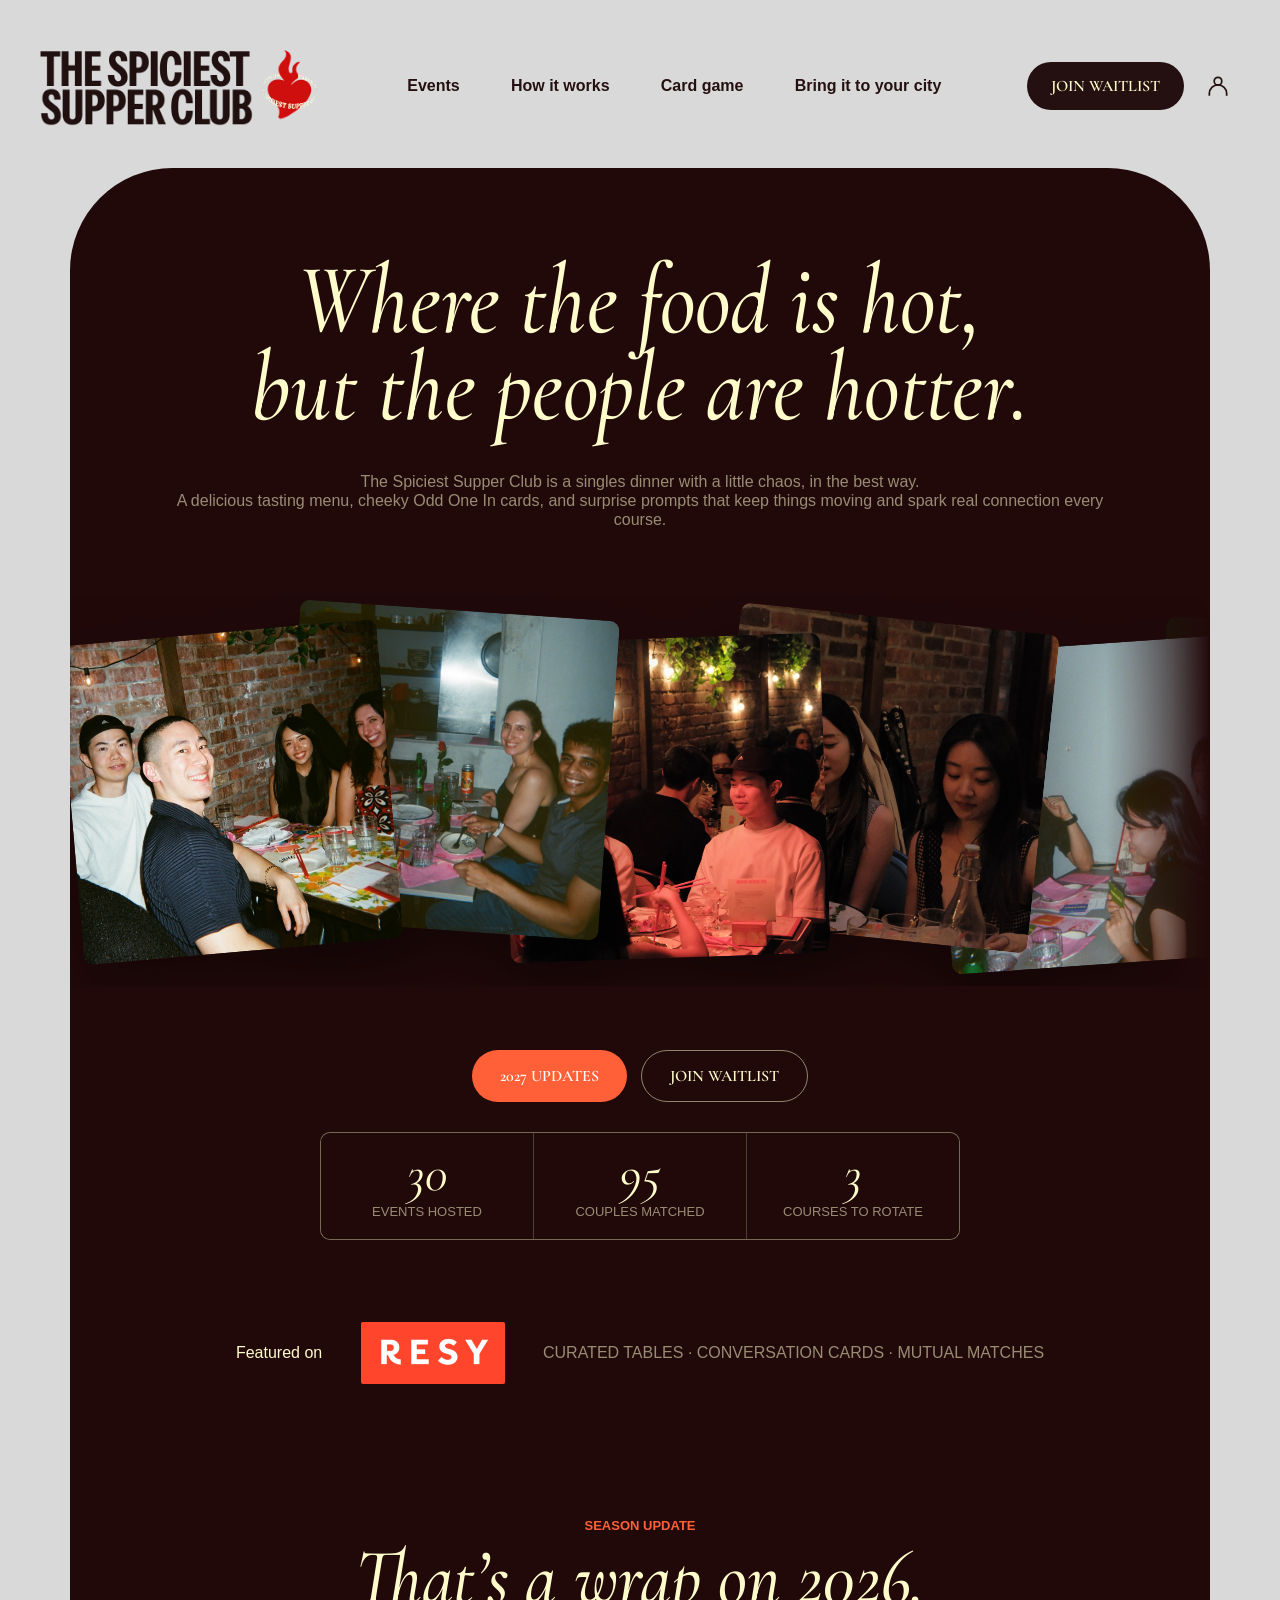
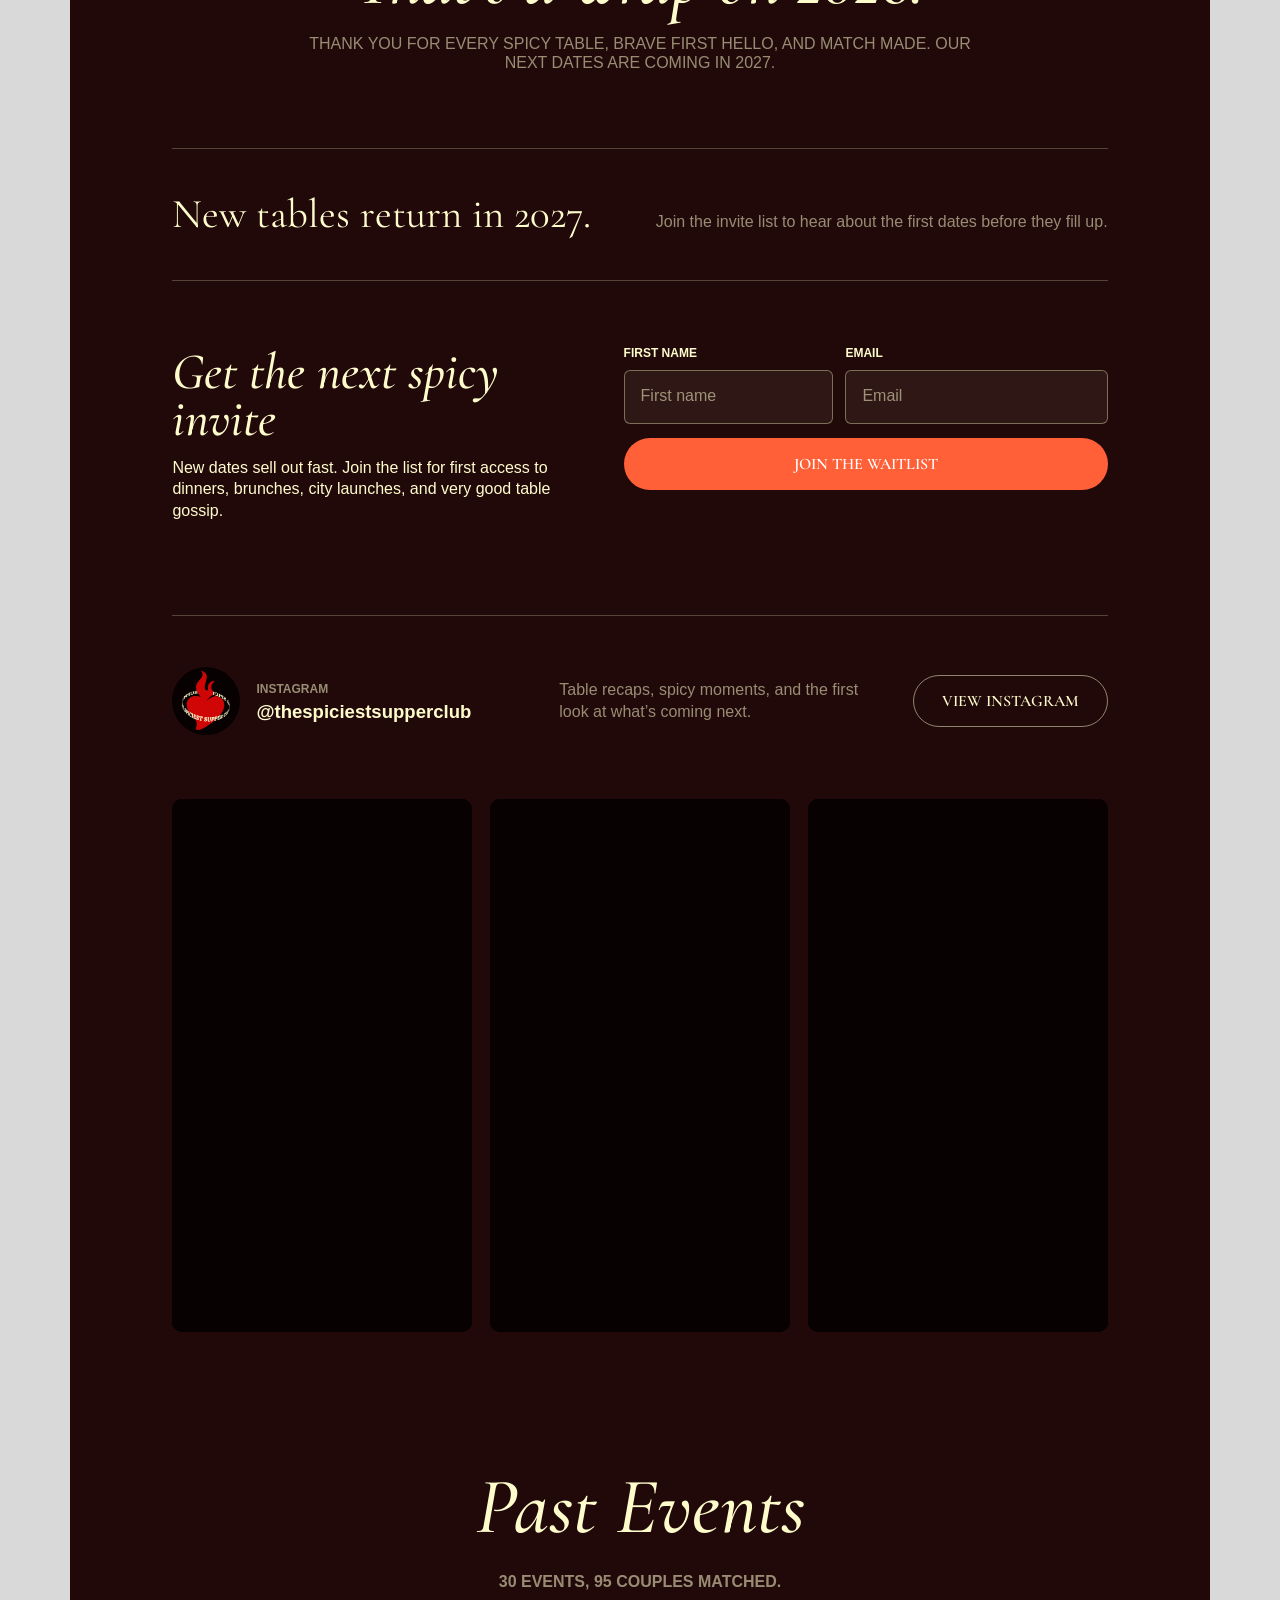
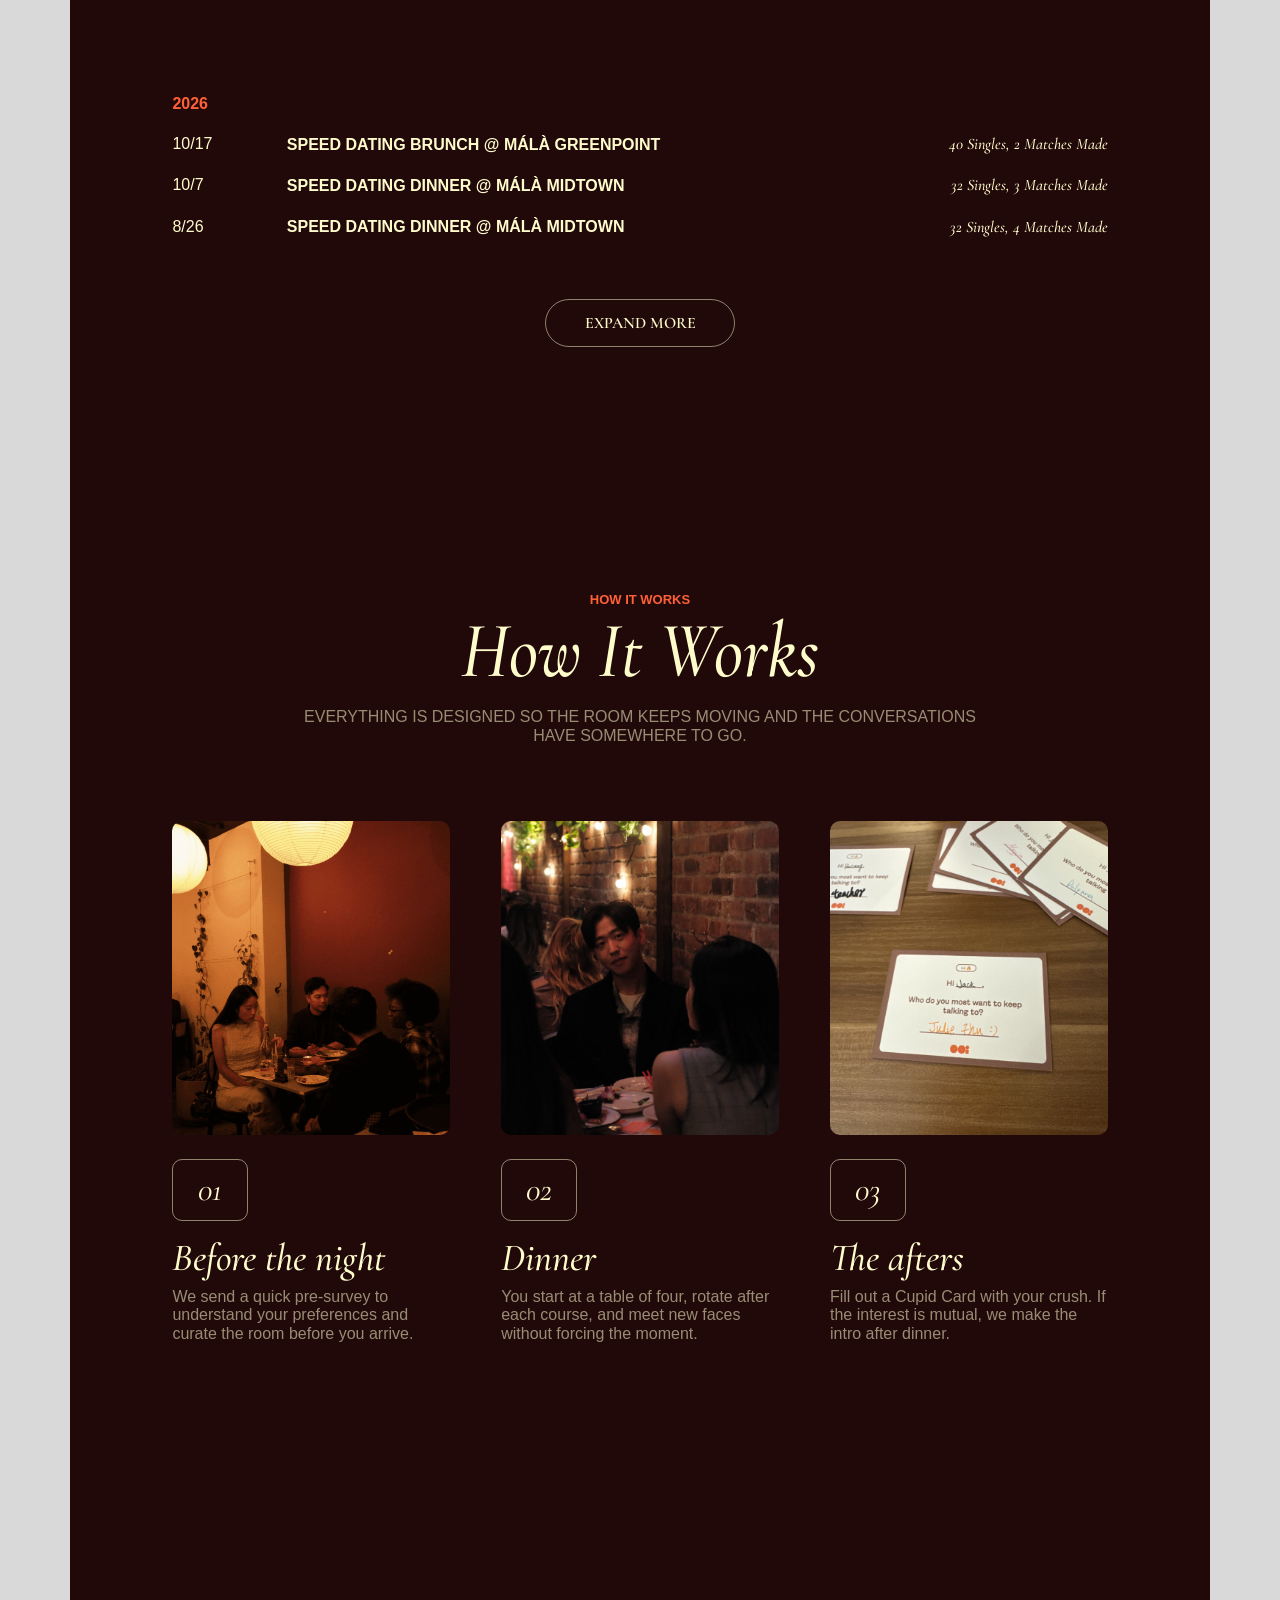
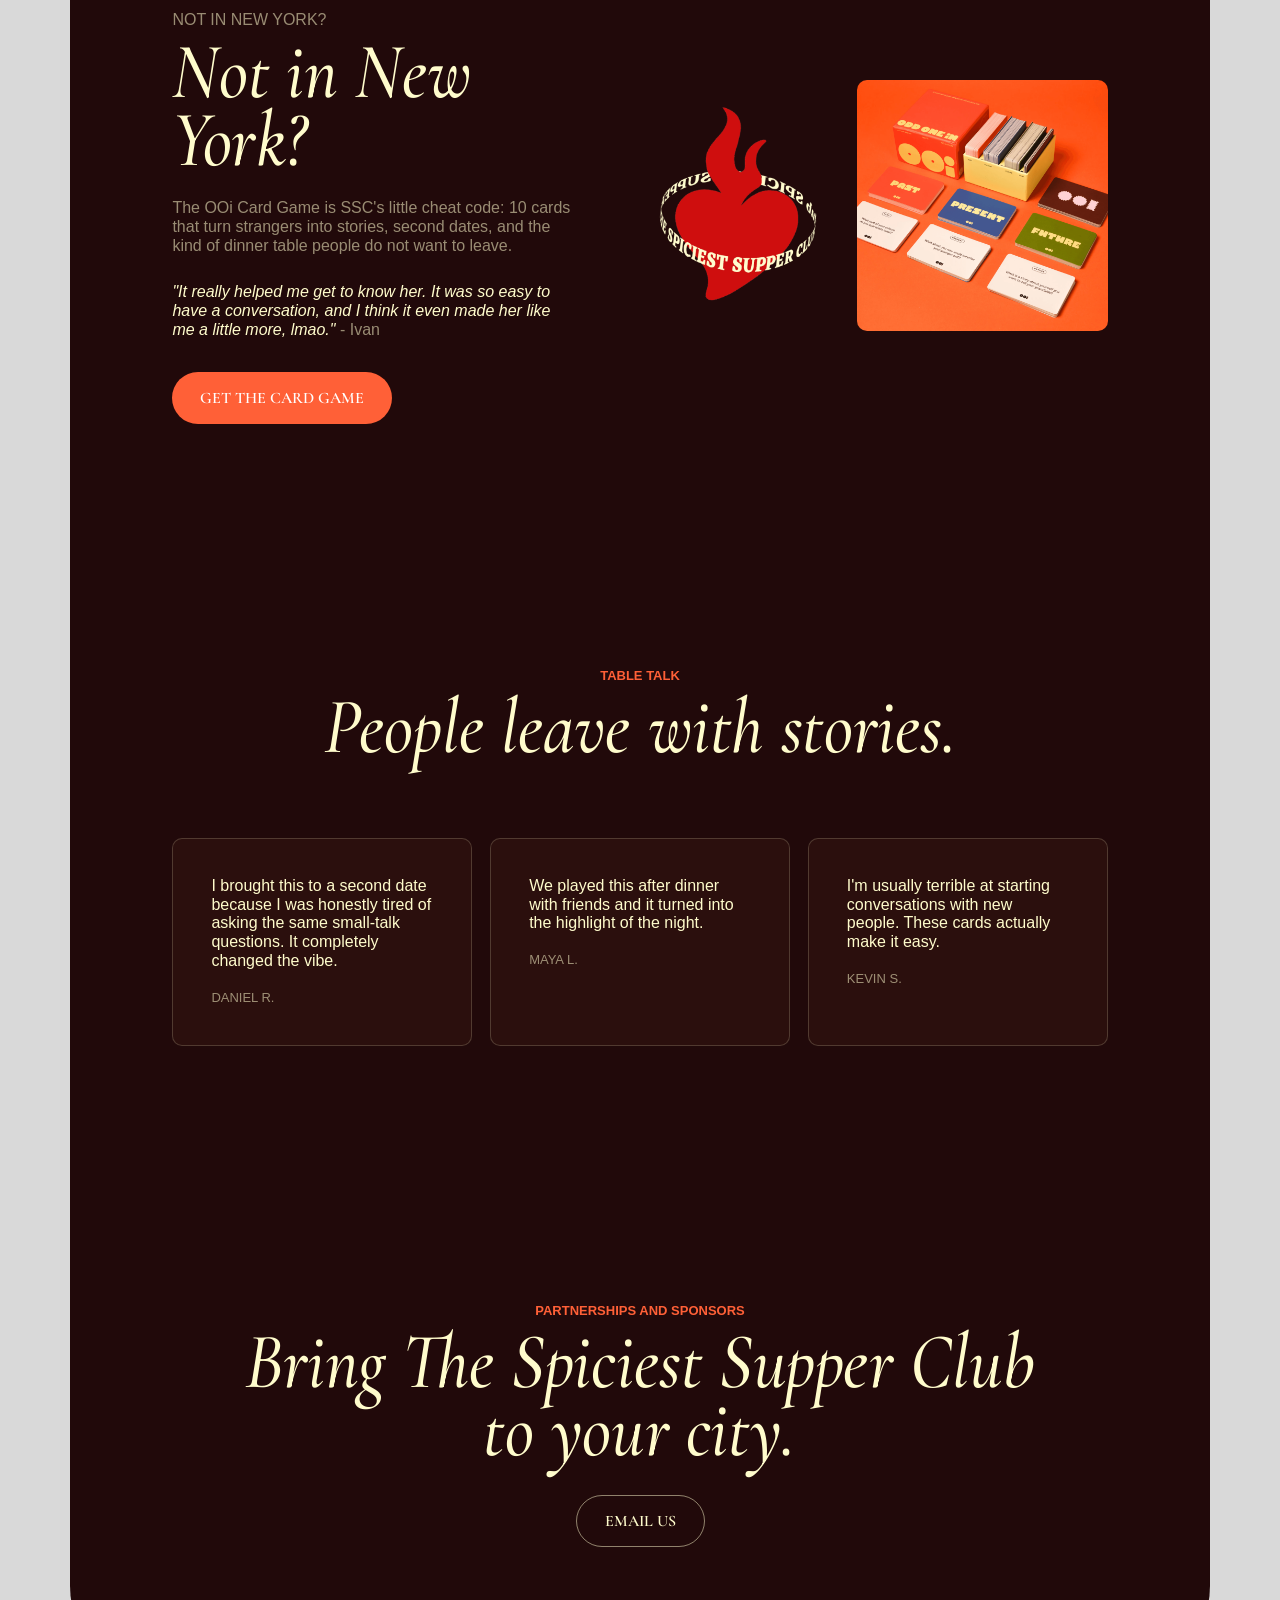
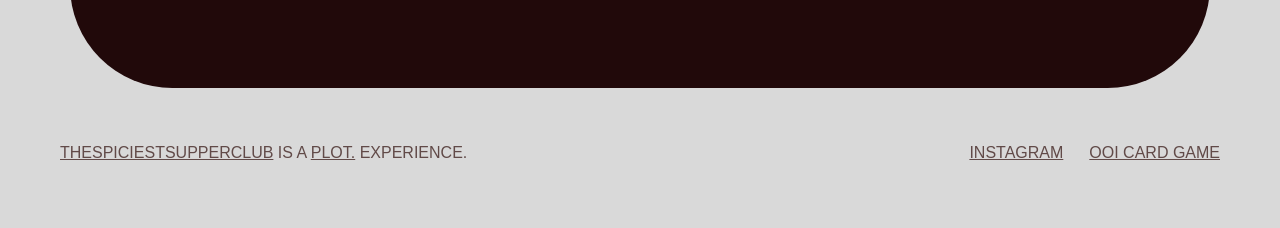
<file: index.html>
<!doctype html>
<html lang="en">
  <head>
    <!-- Google tag (gtag.js) -->
    <script async src="https://www.googletagmanager.com/gtag/js?id=G-8C66JML94V"></script>
    <script>
      window.dataLayer = window.dataLayer || [];
      function gtag(){dataLayer.push(arguments);}
      gtag('js', new Date());

      gtag('config', 'G-8C66JML94V');
    </script>
    <script async type="text/javascript" src="https://static.klaviyo.com/onsite/js/XFd9sS/klaviyo.js?company_id=XFd9sS"></script>
    <script type="text/javascript">
      !function(){if(!window.klaviyo){window._klOnsite=window._klOnsite||[];try{window.klaviyo=new Proxy({},{get:function(n,i){return"push"===i?function(){var n;(n=window._klOnsite).push.apply(n,arguments)}:function(){for(var n=arguments.length,o=new Array(n),w=0;w<n;w++)o[w]=arguments[w];var t="function"==typeof o[o.length-1]?o.pop():void 0,e=new Promise((function(n){window._klOnsite.push([i].concat(o,[function(i){t&&t(i),n(i)}]))}));return e}}})}catch(n){window.klaviyo=window.klaviyo||[],window.klaviyo.push=function(){var n;(n=window._klOnsite).push.apply(n,arguments)}}}}();
    </script>
    <meta charset="utf-8">
    <meta name="viewport" content="width=device-width, initial-scale=1">
    <title>The Spiciest Supper Club | Singles Dinners in NYC</title>
    <meta name="description" content="A singles supper club in NYC where curated tables, spicy tasting menus, and playful cards make meeting people feel natural.">
    <link rel="icon" type="image/png" sizes="512x512" href="assets/brand/ssc-icon-512.png?v=20260615">
    <link rel="apple-touch-icon" sizes="180x180" href="assets/brand/apple-touch-icon.png?v=20260615">
    <link rel="preconnect" href="https://fonts.googleapis.com">
    <link rel="preconnect" href="https://fonts.gstatic.com" crossorigin>
    <link href="https://fonts.googleapis.com/css2?family=Cormorant+Garamond:ital,wght@0,300..700;1,300..700&amp;display=swap" rel="stylesheet">
    <link rel="stylesheet" href="styles.css?v=20261124-member-profile">
  </head>
  <body>
    <header class="site-header">
      <a class="brand" href="#home" aria-label="The Spiciest Supper Club home">
        <img src="assets/brand/ssc-logo-20260609.png" alt="The Spiciest Supper Club">
      </a>

      <nav class="desktop-nav" aria-label="Primary navigation">
        <a href="#events">Events</a>
        <a href="#how">How it works</a>
        <a href="#game">Card game</a>
        <a href="#city">Bring it to your city</a>
      </nav>

      <div class="account-actions">
        <a class="header-cta" href="#waitlist">Join waitlist</a>
        <a href="profile.html" aria-label="My profile" title="My profile"><svg width="26" height="26" viewBox="0 0 24 24" fill="none" stroke="currentColor" stroke-width="1.6" aria-hidden="true"><circle cx="12" cy="7.5" r="3.5"/><path d="M4 21v-2a8 8 0 0 1 16 0v2"/></svg></a>
      </div>

      <button class="menu-button" type="button" aria-label="Open menu" aria-expanded="false" aria-controls="mobile-nav">
        <span></span>
        <span></span>
      </button>

      <nav class="mobile-nav" id="mobile-nav" aria-label="Mobile navigation">
        <a href="#events">Events</a>
        <a href="#how">How it works</a>
        <a href="#game">Card game</a>
        <a href="#city">Bring it to your city</a>
        <a href="#waitlist">Join waitlist</a>
      </nav>
    </header>

    <main id="home">
      <section class="hero" aria-labelledby="hero-title">
        <div class="hero-content">
          <h1 id="hero-title"><span>Where the food is hot,</span><span>but the people are hotter.</span></h1>
          <p class="hero-copy">The Spiciest Supper Club is a singles dinner with a little chaos, in the best way.<br>A delicious tasting menu, cheeky Odd One In cards, and surprise prompts that keep things moving and spark real connection every course.</p>
        </div>

        <div class="hero-gallery" aria-label="Supper club dinner gallery">
          <div class="hero-gallery-track">
            <img src="assets/hero-gallery/ssc-gallery-20260417-05.jpg" alt="Guests smiling together at The Spiciest Supper Club">
            <img src="assets/hero-gallery/ssc-gallery-20260609-01.jpg" alt="Guests sharing dinner at The Spiciest Supper Club">
            <img src="assets/hero-gallery/ssc-gallery-20260417-12.jpg" alt="A supper club guest in conversation over dinner">
            <img src="assets/hero-gallery/ssc-gallery-20260417-02.jpg" alt="Supper club guests seated by the brick wall">
            <img src="assets/hero-gallery/ssc-gallery-20260609-08.jpg" alt="A crowded dinner table during a singles supper club">
            <img src="assets/hero-gallery/ssc-gallery-20260417-09.jpg" alt="Dinner guests laughing around the table">
            <img src="assets/hero-gallery/ssc-gallery-20260609-03.jpg" alt="A lively dinner table at The Spiciest Supper Club">
            <img src="assets/hero-gallery/ssc-gallery-20260417-14.jpg" alt="Guests chatting under warm red light">
            <img src="assets/hero-gallery/ssc-gallery-20260417-01.jpg" alt="Two guests talking during supper club dinner">
            <img src="assets/hero-gallery/ssc-gallery-20260609-10.jpg" alt="A supper club table with food, drinks, and conversation">
            <img src="assets/hero-gallery/ssc-gallery-20260417-07.jpg" alt="Guests gathered at a table with brick walls behind them">
            <img src="assets/hero-gallery/ssc-gallery-20260417-11.jpg" alt="Two guests seated during a supper club dinner">
            <img src="assets/hero-gallery/ssc-gallery-20260609-05.jpg" alt="Couples chatting at a spicy supper club table">
            <img src="assets/hero-gallery/ssc-gallery-20260417-03.jpg" alt="Guests smiling at a spicy supper club table">
            <img src="assets/hero-gallery/ssc-gallery-20260417-16.jpg" alt="Supper club guest using chopsticks at dinner">
            <img src="assets/hero-gallery/ssc-gallery-20260609-11.jpg" alt="Friends and singles gathered for supper club">
            <img src="assets/hero-gallery/ssc-gallery-20260417-06.jpg" alt="Four guests smiling around a dinner table">
            <img src="assets/hero-gallery/ssc-gallery-20260609-02.jpg" alt="Supper club guests talking over dinner">
            <img src="assets/hero-gallery/ssc-gallery-20260417-10.jpg" alt="Guests talking at dinner with Odd One In bags on the table">
            <img src="assets/hero-gallery/ssc-gallery-20260417-04.jpg" alt="Guests turning toward the camera during supper club">
            <img src="assets/hero-gallery/ssc-gallery-20260609-07.jpg" alt="The Spiciest Supper Club guests mid-conversation">
            <img src="assets/hero-gallery/ssc-gallery-20260417-13.jpg" alt="A guest smiling during a supper club conversation">
            <img src="assets/hero-gallery/ssc-gallery-20260417-08.jpg" alt="A candid supper club table scene">
            <img src="assets/hero-gallery/ssc-gallery-20260609-04.jpg" alt="Guests laughing during a supper club dinner">
            <img src="assets/hero-gallery/ssc-gallery-20260417-15.jpg" alt="Guests dining and talking under red light">
            <img src="assets/hero-gallery/ssc-gallery-20260609-06.jpg" alt="Dinner guests seated with drinks and shared dishes">
            <img src="assets/hero-gallery/ssc-gallery-20260417-17.jpg" alt="A candid supper club dinner moment">
            <img src="assets/hero-gallery/ssc-gallery-20260609-09.jpg" alt="Guests smiling across the table at dinner">
          </div>
        </div>

        <div class="hero-lower">
          <div class="hero-actions" aria-label="Hero actions">
            <a class="button button-primary" href="#events">2027 updates</a>
            <a class="button button-secondary" href="#waitlist">Join waitlist</a>
          </div>

          <dl class="hero-stats" aria-label="Supper club stats">
            <div>
              <dt data-stat-hosted>30</dt>
              <dd>events hosted</dd>
            </div>
            <div>
              <dt data-stat-matched>95</dt>
              <dd>couples matched</dd>
            </div>
            <div>
              <dt>3</dt>
              <dd>courses to rotate</dd>
            </div>
          </dl>
        </div>
      </section>

      <section class="press-strip" aria-label="Featured on Resy">
        <span>Featured on</span>
        <img src="assets/framer/resy.png?v=20260609-assets" alt="Resy">
        <span>Curated tables · Conversation cards · Mutual matches</span>
      </section>

      <section id="events" class="section events-section" aria-labelledby="events-title">
        <div class="section-header">
          <p class="eyebrow">Season update</p>
          <h2 id="events-title">That’s a wrap on 2026.</h2>
          <p class="season-summary">Thank you for every spicy table, brave first hello, and match made. Our next dates are coming in 2027.</p>
        </div>

        <div class="upcoming-events">
        <div class="season-close">
          <p>New tables return in 2027.</p>
          <span>Join the invite list to hear about the first dates before they fill up.</span>
        </div>

        <div class="waitlist-panel" id="waitlist">
          <div class="waitlist-copy">
            <p>Get the next spicy invite</p>
            <span>New dates sell out fast. Join the list for first access to dinners, brunches, city launches, and very good table gossip.</span>
          </div>
          <div class="waitlist-form" aria-label="Join The Spiciest Supper Club waitlist">
            <form class="waitlist-signup" data-waitlist-signup>
              <div class="waitlist-fields">
                <label>
                  <span>First name</span>
                  <input type="text" name="first_name" autocomplete="given-name" placeholder="First name">
                </label>
                <label>
                  <span>Email</span>
                  <input type="email" name="email" autocomplete="email" placeholder="Email" required>
                </label>
              </div>
              <button class="button button-primary" type="submit">Join the waitlist</button>
              <p class="waitlist-message" data-waitlist-message aria-live="polite"></p>
            </form>
          </div>
        </div>

        <section class="instagram-preview" aria-labelledby="instagram-preview-title">
          <div class="instagram-profile">
            <div class="instagram-identity">
              <img src="assets/brand/ssc-icon-512.png?v=20260615" alt="">
              <div>
                <span>Instagram</span>
                <h3 id="instagram-preview-title">@thespiciestsupperclub</h3>
              </div>
            </div>
            <p>Table recaps, spicy moments, and the first look at what’s coming next.</p>
            <a class="button button-secondary" href="https://www.instagram.com/thespiciestsupperclub/" target="_blank" rel="noopener noreferrer">View Instagram</a>
          </div>

          <div class="instagram-reels" aria-label="Latest videos from The Spiciest Supper Club on Instagram">
            <div class="instagram-reel">
              <iframe src="https://www.instagram.com/reel/DfDPO0Nvi80/embed/" title="The Spiciest Supper Club Instagram reel from October 28, 2026" loading="lazy" allow="autoplay; encrypted-media; picture-in-picture" allowfullscreen></iframe>
            </div>
            <div class="instagram-reel">
              <iframe src="https://www.instagram.com/reel/DedSiTrOvDA/embed/" title="The Spiciest Supper Club Instagram reel from October 13, 2026" loading="lazy" allow="autoplay; encrypted-media; picture-in-picture" allowfullscreen></iframe>
            </div>
            <div class="instagram-reel">
              <iframe src="https://www.instagram.com/reel/Dd1xDw2zHAe/embed/" title="The Spiciest Supper Club Instagram reel from September 28, 2026" loading="lazy" allow="autoplay; encrypted-media; picture-in-picture" allowfullscreen></iframe>
            </div>
          </div>
        </section>
        </div>

        <section class="past-events-section collapsed" aria-labelledby="past-events-title">
          <div class="past-events-header">
            <h3 id="past-events-title">Past Events</h3>
            <p data-past-summary>30 events, 95 couples matched.</p>
          </div>

          <ol class="past-event-list">
            <li class="past-event-year">2026</li>
            <li class="past-event-row">
              <time datetime="2026-10-17">10/17</time>
              <div>
                <h4>Speed Dating Brunch @ MáLà Greenpoint</h4>
              </div>
              <p>40 Singles, 2 Matches Made</p>
            </li>
            <li class="past-event-row">
              <time datetime="2026-10-07">10/7</time>
              <div>
                <h4>Speed Dating Dinner @ MáLà Midtown</h4>
              </div>
              <p>32 Singles, 3 Matches Made</p>
            </li>
            <li class="past-event-row">
              <time datetime="2026-08-26">8/26</time>
              <div>
                <h4>Speed Dating Dinner @ MáLà Midtown</h4>
              </div>
              <p>32 Singles, 4 Matches Made</p>
            </li>
            <li class="past-event-row" data-past-extra>
              <time datetime="2026-08-15">8/15</time>
              <div>
                <h4>Speed Dating Brunch @ MáLà Greenpoint</h4>
              </div>
              <p>40 Singles, 5 Matches Made</p>
            </li>
            <li class="past-event-row" data-past-extra>
              <time datetime="2026-07-11">7/11</time>
              <div>
                <h4>Speed Dating Brunch @ MáLà Greenpoint</h4>
              </div>
              <p>40 Singles, 4 Matches Made</p>
            </li>
            <li class="past-event-row" data-past-extra>
              <time datetime="2026-07-08">7/8</time>
              <div>
                <h4>Speed Dating Dinner @ MáLà Midtown</h4>
              </div>
              <p>32 Singles, 3 Matches Made</p>
            </li>
            <li class="past-event-row" data-past-extra>
              <time datetime="2026-06-13">6/13</time>
              <div>
                <h4>Speed Dating Brunch @ MáLà Greenpoint</h4>
              </div>
              <p>40 Singles, 6 Matches Made</p>
            </li>
            <li class="past-event-row" data-past-extra>
              <time datetime="2026-06-10">6/10</time>
              <div>
                <h4>Speed Dating Dinner @ MáLà Midtown</h4>
              </div>
              <p>32 Singles, 2 Matches Made</p>
            </li>
            <li class="past-event-row" data-past-extra>
              <time datetime="2026-05-23">5/23</time>
              <div>
                <h4>Speed Dating Brunch @ MáLà Greenpoint</h4>
              </div>
              <p>40 Singles, 4 Matches Made</p>
            </li>
            <li class="past-event-row" data-past-extra>
              <time datetime="2026-05-05">5/5</time>
              <div>
                <h4>Speed Dating Dinner @ MáLà Midtown</h4>
              </div>
              <p>32 Singles, 1 Matches Made</p>
            </li>
            <li class="past-event-row" data-past-extra>
              <time datetime="2026-04-11">4/11</time>
              <div>
                <h4>Speed Dating Brunch @ MáLà Greenpoint</h4>
              </div>
              <p>40 Singles, 2 Matches Made</p>
            </li>
            <li class="past-event-row" data-past-extra>
              <time datetime="2026-04-07">4/7</time>
              <div>
                <h4>Speed Dating Dinner @ MáLà Midtown</h4>
              </div>
              <p>32 Singles, 3 Matches Made</p>
            </li>
            <li class="past-event-row" data-past-extra>
              <time datetime="2026-03-18">3/18</time>
              <div>
                <h4>Speed Dating Brunch @ MáLà Greenpoint</h4>
              </div>
              <p>40 Singles, 3 Matches Made</p>
            </li>
            <li class="past-event-row" data-past-extra>
              <time datetime="2026-03-11">3/11</time>
              <div>
                <h4>Speed Dating Dinner @ MáLà Midtown</h4>
              </div>
              <p>32 Singles, 2 Matches Made</p>
            </li>
            <li class="past-event-row" data-past-extra>
              <time datetime="2026-03-02">3/2</time>
              <div>
                <h4>Speed Dating Dinner @ MáLà Midtown</h4>
              </div>
              <p>32 Singles, 4 Matches Made</p>
            </li>
            <li class="past-event-row" data-past-extra>
              <time datetime="2026-02-25">2/25</time>
              <div>
                <h4>Speed Dating Dinner @ MáLà Midtown</h4>
              </div>
              <p>32 Singles, 3 Matches Made</p>
            </li>
            <li class="past-event-year" data-past-extra>2025</li>
            <li class="past-event-row" data-past-extra>
              <time datetime="2025-10-22">10/22</time>
              <div>
                <h4>Speed Dating Dinner @ MáLà Midtown</h4>
              </div>
              <p>32 Singles, 4 Matches Made</p>
            </li>
            <li class="past-event-row" data-past-extra>
              <time datetime="2025-10-18">10/18</time>
              <div>
                <h4>Speed Dating Brunch @ MáLà Greenpoint</h4>
              </div>
              <p>40 Singles, 3 Matches Made</p>
            </li>
            <li class="past-event-row" data-past-extra>
              <time datetime="2025-10-04">10/4</time>
              <div>
                <h4>Speed Dating Dinner @ MáLà Greenpoint</h4>
              </div>
              <p>40 Singles, 3 Matches Made</p>
            </li>
            <li class="past-event-row" data-past-extra>
              <time datetime="2025-09-20">9/20</time>
              <div>
                <h4>Speed Dating Dinner @ MáLà Greenpoint</h4>
              </div>
              <p>40 Singles, 2 Matches Made</p>
            </li>
            <li class="past-event-row" data-past-extra>
              <time datetime="2025-09-11">9/11</time>
              <div>
                <h4>Speed Dating Dinner @ MáLà Midtown</h4>
              </div>
              <p>32 Singles, 3 Matches Made</p>
            </li>
            <li class="past-event-row" data-past-extra>
              <time datetime="2025-08-28">8/28</time>
              <div>
                <h4>Speed Dating Dinner @ MáLà East Village</h4>
              </div>
              <p>28 Singles, 2 Matches Made</p>
            </li>
            <li class="past-event-row" data-past-extra>
              <time datetime="2025-08-21">8/21</time>
              <div>
                <h4>Speed Dating Dinner @ MáLà Midtown</h4>
              </div>
              <p>32 Singles, 2 Matches Made</p>
            </li>
            <li class="past-event-row" data-past-extra>
              <time datetime="2025-07-24">7/24</time>
              <div>
                <h4>Speed Dating Dinner @ MáLà East Village</h4>
              </div>
              <p>36 Singles, 4 Matches Made</p>
            </li>
            <li class="past-event-row" data-past-extra>
              <time datetime="2025-07-17">7/17</time>
              <div>
                <h4>Speed Dating Dinner @ MáLà Midtown</h4>
              </div>
              <p>32 Singles, 5 Matches Made</p>
            </li>
            <li class="past-event-row" data-past-extra>
              <time datetime="2025-06-28">6/28</time>
              <div>
                <h4>Speed Dating Dinner @ MáLà Greenpoint</h4>
              </div>
              <p>40 Singles, 3 Matches Made</p>
            </li>
            <li class="past-event-row" data-past-extra>
              <time datetime="2025-06-26">6/26</time>
              <div>
                <h4>Speed Dating Dinner @ MáLà Midtown</h4>
              </div>
              <p>32 Singles, 3 Matches Made</p>
            </li>
            <li class="past-event-row" data-past-extra>
              <time datetime="2025-05-17">5/17</time>
              <div>
                <h4>Speed Dating Dinner @ MáLà Midtown</h4>
              </div>
              <p>32 Singles, 2 Matches Made</p>
            </li>
            <li class="past-event-row" data-past-extra>
              <time datetime="2025-05-15">5/15</time>
              <div>
                <h4>Speed Dating Dinner @ MáLà Greenpoint</h4>
              </div>
              <p>40 Singles, 5 Matches Made</p>
            </li>
            <li class="past-event-row" data-past-extra>
              <time datetime="2025-04-17">4/17</time>
              <div>
                <h4>Speed Dating Dinner @ MáLà Midtown</h4>
              </div>
              <p>32 Singles, 3 Matches Made</p>
            </li>
          </ol>

          <button class="past-events-toggle" type="button" aria-expanded="false">Expand more</button>
        </section>
      </section>

      <section id="how" class="section how-section" aria-labelledby="how-title">
        <div class="section-header">
          <p class="eyebrow">How it works</p>
          <h2 id="how-title">How It Works</h2>
          <p>Everything is designed so the room keeps moving and the conversations have somewhere to go.</p>
        </div>

        <div class="steps">
          <article class="step">
            <img src="assets/framer/before-night.png?v=20260609-assets" alt="Guests sharing dinner before the supper club begins">
            <div>
              <span>01</span>
              <h3>Before the night</h3>
              <p>We send a quick pre-survey to understand your preferences and curate the room before you arrive.</p>
            </div>
          </article>

          <article class="step">
            <img src="assets/framer/dinner.jpg?v=20260609-assets" alt="A supper club guest in conversation at dinner">
            <div>
              <span>02</span>
              <h3>Dinner</h3>
              <p>You start at a table of four, rotate after each course, and meet new faces without forcing the moment.</p>
            </div>
          </article>

          <article class="step">
            <img src="assets/framer/afters.jpg?v=20260609-assets" alt="Cupid cards laid out on a table">
            <div>
              <span>03</span>
              <h3>The afters</h3>
              <p>Fill out a Cupid Card with your crush. If the interest is mutual, we make the intro after dinner.</p>
            </div>
          </article>
        </div>
      </section>

      <section id="game" class="game-section" aria-labelledby="game-title">
        <div class="game-copy">
          <p class="eyebrow">Not in New York?</p>
          <h2 id="game-title">Not in New York?</h2>
          <p>The OOi Card Game is SSC's little cheat code: 10 cards that turn strangers into stories, second dates, and the kind of dinner table people do not want to leave.</p>
          <blockquote>"It really helped me get to know her. It was so easy to have a conversation, and I think it even made her like me a little more, lmao." <cite>- Ivan</cite></blockquote>
          <a class="button button-primary" href="https://www.playoddonein.com/products/odd-one-in-the-card-game">Get the card game</a>
        </div>

        <div class="game-media">
          <img src="assets/framer/ooi-box.png?v=20260609-assets" alt="Odd One In card game box">
          <img src="assets/framer/ooi-cards.png?v=20260609-assets" alt="Odd One In conversation cards spread out">
        </div>
      </section>

      <section class="section testimonials" aria-labelledby="testimonials-title">
        <div class="section-header">
          <p class="eyebrow">Table talk</p>
          <h2 id="testimonials-title">People leave with stories.</h2>
        </div>

        <div class="testimonial-grid">
          <figure>
            <blockquote>I brought this to a second date because I was honestly tired of asking the same small-talk questions. It completely changed the vibe.</blockquote>
            <figcaption>Daniel R.</figcaption>
          </figure>
          <figure>
            <blockquote>We played this after dinner with friends and it turned into the highlight of the night.</blockquote>
            <figcaption>Maya L.</figcaption>
          </figure>
          <figure>
            <blockquote>I'm usually terrible at starting conversations with new people. These cards actually make it easy.</blockquote>
            <figcaption>Kevin S.</figcaption>
          </figure>
        </div>
      </section>

      <section id="city" class="city-section" aria-labelledby="city-title">
        <p class="eyebrow">Partnerships and sponsors</p>
        <h2 id="city-title">Bring The Spiciest Supper Club to your city.</h2>
        <a class="button button-secondary" href="mailto:hi@thespiciestsupperclub.com?subject=Bring%20SSC%20to%20my%20city">Email us</a>
      </section>
    </main>

    <footer class="site-footer">
      <p><a href="https://www.instagram.com/thespiciestsupperclub/">TheSpiciestSupperClub</a> is a <a href="https://joinplot.club/">PLOT.</a> experience.</p>
      <div class="footer-links">
        <a href="https://www.instagram.com/thespiciestsupperclub/">Instagram</a>
        <a href="https://www.playoddonein.com/products/odd-one-in-the-card-game">OOi Card Game</a>
      </div>
    </footer>

    <script src="events-data.js?v=20261103-oct17-recap"></script>
    <script src="site-menu.js"></script>
    <script src="script.js?v=shared-menu"></script>
  </body>
</html>
</file>
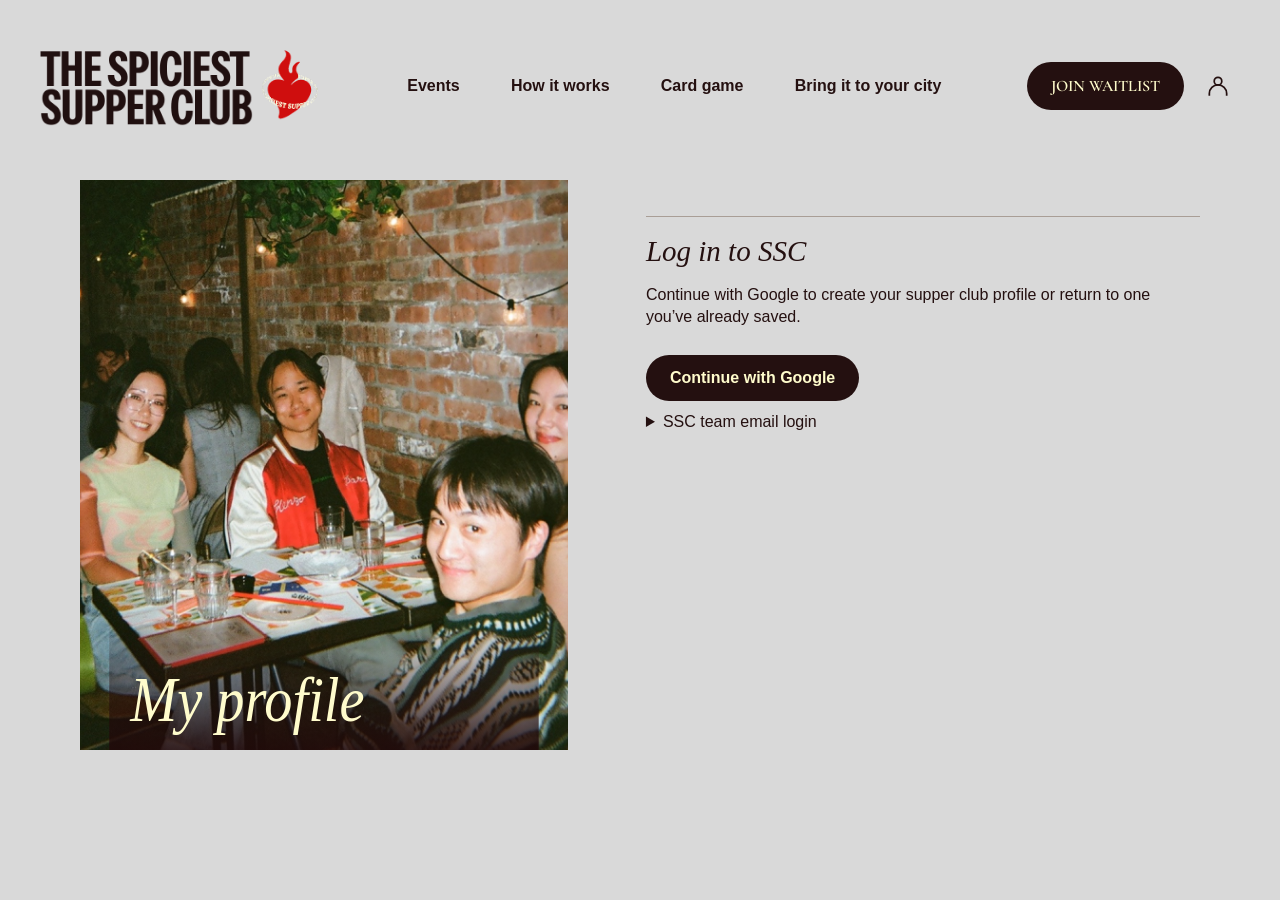
<file: profile.html>
<!doctype html>
<html lang="en"><head><meta charset="utf-8"><meta name="viewport" content="width=device-width,initial-scale=1"><meta name="robots" content="noindex">
<title>My profile | The Spiciest Supper Club</title><link href="https://fonts.googleapis.com/css2?family=Cormorant+Garamond:ital,wght@0,300..700;1,300..700&amp;display=swap" rel="stylesheet"><link rel="stylesheet" href="styles.css?v=20261124-member-profile"><script defer src="site-menu.js"></script><link rel="stylesheet" href="profile.css">
<script defer src="ssc-auth-sdk.js"></script><script defer src="profile-config.js"></script><script defer src="profile.js?v=guest-login-1"></script></head>
<body><header class="site-header">
      <a class="brand" href="index.html#home" aria-label="The Spiciest Supper Club home">
        <img src="assets/brand/ssc-logo-20260609.png" alt="The Spiciest Supper Club">
      </a>

      <nav class="desktop-nav" aria-label="Primary navigation">
        <a href="index.html#events">Events</a>
        <a href="index.html#how">How it works</a>
        <a href="index.html#game">Card game</a>
        <a href="index.html#city">Bring it to your city</a>
      </nav>

      <div class="account-actions">
        <a class="header-cta" href="index.html#waitlist">Join waitlist</a>
        <a href="profile.html" aria-current="page" aria-label="My profile" title="My profile"><svg width="26" height="26" viewBox="0 0 24 24" fill="none" stroke="currentColor" stroke-width="1.6" aria-hidden="true"><circle cx="12" cy="7.5" r="3.5"/><path d="M4 21v-2a8 8 0 0 1 16 0v2"/></svg></a>
      </div>

      <button class="menu-button" type="button" aria-label="Open menu" aria-expanded="false" aria-controls="mobile-nav">
        <span></span>
        <span></span>
      </button>

      <nav class="mobile-nav" id="mobile-nav" aria-label="Mobile navigation">
        <a href="index.html#events">Events</a>
        <a href="index.html#how">How it works</a>
        <a href="index.html#game">Card game</a>
        <a href="index.html#city">Bring it to your city</a>
        <a href="index.html#waitlist">Join waitlist</a>
      </nav>
    </header>
<main class="account"><aside class="table-photo"><h1>My profile</h1></aside><div class="member-content">
<p id="notice" role="status">Loading your profile...</p>
<section id="signin" hidden><h2>Log in to SSC</h2><p id="authIntro">Returning member? Log in to your saved profile. New here? Use the same sign-in options to create one.</p><div id="authOptions"><button id="google">Continue with Google</button><details><summary>SSC team email login</summary><form id="emailForm"><label>Email address<input required type="email" autocomplete="email" name="email"></label><button>Email me a sign-in link</button></form></details></div><div id="previewOptions" hidden><button id="newPreview">Preview creating a profile</button> <button id="returnPreview" class="cancel">View a sample member profile</button></div></section>
<form id="editor" hidden><p>Your answers and photo are private to you and the SSC team.</p>
<img id="portrait" hidden width="112" height="112" alt="Your profile photo">
<label>Profile photo<input id="photo" type="file" accept="image/jpeg,image/png,image/webp"><small>Choose a JPG, PNG or WebP, up to 10 MB.</small></label>
<div id="questions"></div><button id="save">Save profile</button></form>
<section hidden id="demoSaved"><div class="member-id"><img id="savedPhoto" width="76" height="76" alt="Profile avatar"><div><h2 id="memberName"></h2><span id="memberAge"></span></div></div><blockquote id="intro"></blockquote><div id="demoSummary"></div></section>
<button id="logout" hidden>Sign out</button></div></main></body></html>
</file>
<file: styles.css>
:root {
  --page: #d9d9d9;
  --ink: #241010;
  --panel: #21090a;
  --panel-2: #2b0f0d;
  --cream: #fffccc;
  --cream-dim: rgba(255, 252, 206, .54);
  --orange: #ff6037;
  --red: #d71818;
  --white: #ffffff;
  --black: #070101;
  --display: "Cormorant Garamond", "Iowan Old Style", Georgia, serif;
  --sans: Inter, "Instrument Sans", Arial, Helvetica, sans-serif;
  --body-size: 16px;
  --meta-size: 13px;
  --card-title-size: clamp(18px, 1.8vw, 26px);
  --section-title-size: clamp(52px, 6.2vw, 96px);
  --button-weight: 600;
  --radius: 10px;
}

* {
  box-sizing: border-box;
}

html {
  scroll-behavior: smooth;
}

body {
  margin: 0;
  background: var(--page);
  color: var(--cream);
  font-family: var(--sans);
  font-size: var(--body-size);
  line-height: 1.4;
  letter-spacing: 0;
}

body.menu-open {
  overflow: hidden;
}

img {
  display: block;
  max-width: 100%;
}

a {
  color: inherit;
}

.site-header {
  position: sticky;
  top: 0;
  z-index: 20;
  display: grid;
  grid-template-columns: auto 1fr auto;
  align-items: center;
  gap: clamp(18px, 4vw, 56px);
  width: min(100% - 80px, 1640px);
  min-height: 104px;
  margin: 32px auto 28px;
  padding: 14px 0;
  color: var(--ink);
  background: rgba(217, 217, 217, .92);
  backdrop-filter: blur(14px);
}

.brand {
  display: inline-flex;
  width: clamp(210px, 22vw, 310px);
}

.brand img {
  width: 100%;
  height: auto;
}

.desktop-nav {
  display: flex;
  align-items: center;
  justify-content: center;
  gap: clamp(22px, 4vw, 76px);
  font-size: var(--body-size);
  font-weight: 800;
}

.account-actions { display:flex; align-items:center; gap:12px }
.account-actions > a:last-child { display:grid; place-items:center; min-width:44px; min-height:44px }
@media(max-width:1080px) {
  header.site-header { grid-template-columns:minmax(0,1fr) auto auto; column-gap:8px }
  header.site-header .brand { max-width:100% }
}

.desktop-nav a,
.header-cta,
.mobile-nav a,
.footer-links a,
.site-footer a {
  text-decoration: none;
}

.desktop-nav a:hover,
.desktop-nav a:focus-visible {
  color: var(--red);
}

.header-cta {
  display: inline-flex;
  align-items: center;
  justify-content: center;
  min-height: 48px;
  padding: 0 24px;
  border-radius: 999px;
  background: var(--ink);
  color: var(--cream);
  font-family: var(--display);
  font-size: var(--body-size);
  font-weight: var(--button-weight);
  text-transform: uppercase;
}

.menu-button,
.mobile-nav {
  display: none;
}

main {
  width: min(100% - 140px, 1640px);
  margin: 0 auto;
  overflow: hidden;
  border-radius: clamp(52px, 8vw, 150px);
  background: var(--panel);
}

.hero {
  position: relative;
  --hero-pad-x: clamp(34px, 8vw, 132px);
  display: grid;
  grid-template-columns: 1fr;
  justify-items: center;
  gap: clamp(34px, 5vw, 64px);
  min-height: min(820px, calc(100svh - 170px));
  padding: clamp(54px, 7vw, 118px) var(--hero-pad-x) clamp(38px, 5vw, 78px);
}

.hero-content,
.hero-lower {
  position: relative;
  z-index: 1;
  text-align: center;
}

.hero-lower {
  width: min(100%, 720px);
}

h1,
h2,
.step h3,
.next-title,
.waitlist-copy p {
  font-family: var(--display);
  font-style: italic;
  font-weight: 500;
  letter-spacing: 0;
}

h1 {
  max-width: 1010px;
  margin: 0 auto;
  color: var(--cream);
  font-size: clamp(54px, 7.8vw, 124px);
  line-height: .87;
  transform: scaleX(.88);
  transform-origin: center;
}

h1 span {
  display: block;
  white-space: nowrap;
}

.hero-copy {
  max-width: 1080px;
  margin: 42px auto 0;
  color: var(--cream-dim);
  font-size: var(--body-size);
  font-weight: 400;
  line-height: 1.18;
}

.hero-actions {
  display: flex;
  flex-wrap: wrap;
  justify-content: center;
  gap: 14px;
  margin-top: 0;
}

.button {
  display: inline-flex;
  align-items: center;
  justify-content: center;
  min-height: 52px;
  padding: 0 28px;
  border: 0;
  border-radius: 999px;
  font-family: var(--display);
  font-size: var(--body-size);
  font-weight: var(--button-weight);
  text-align: center;
  text-decoration: none;
  text-transform: uppercase;
  white-space: nowrap;
  transition: transform .18s ease, opacity .18s ease;
}

.button:hover,
.button:focus-visible,
.header-cta:hover,
.header-cta:focus-visible {
  transform: translateY(-2px);
}

.button-primary {
  background: var(--orange);
  color: var(--white);
}

.button-secondary {
  border: 1px solid rgba(255, 252, 206, .5);
  background: transparent;
  color: var(--cream);
}

.button-dark {
  width: 100%;
  background: var(--black);
  color: var(--cream);
}

.button-sold-out {
  background: rgba(255, 252, 206, .34);
  color: rgba(255, 252, 206, .82);
  cursor: not-allowed;
  opacity: .5;
  pointer-events: none;
}

.hero-stats {
  display: grid;
  grid-template-columns: repeat(3, 1fr);
  gap: 1px;
  max-width: 640px;
  margin: 30px auto 0;
  padding: 0;
  border: 1px solid rgba(255, 252, 206, .22);
  border-radius: var(--radius);
  background: rgba(255, 252, 206, .22);
  overflow: hidden;
}

.hero-stats div {
  padding: 18px;
  background: var(--panel);
}

.hero-stats dt {
  font-family: var(--display);
  font-size: clamp(35px, 4vw, 58px);
  font-style: italic;
  line-height: .9;
}

.hero-stats dd {
  margin: 6px 0 0;
  color: var(--cream-dim);
  font-size: var(--meta-size);
  font-weight: 400;
  text-transform: uppercase;
}

.hero-gallery {
  position: relative;
  --gallery-overlap: clamp(70px, 8vw, 122px);
  --gallery-tile-size: clamp(260px, 25vw, 360px);
  z-index: 1;
  justify-self: stretch;
  width: calc(100% + (var(--hero-pad-x) * 2));
  margin-left: calc(var(--hero-pad-x) * -1);
  overflow: hidden;
  mask-image: linear-gradient(90deg, #000 0%, #000 calc(100% - 104px), rgba(0, 0, 0, .42) calc(100% - 38px), transparent 100%);
  -webkit-mask-image: linear-gradient(90deg, #000 0%, #000 calc(100% - 104px), rgba(0, 0, 0, .42) calc(100% - 38px), transparent 100%);
}

.hero-gallery-track {
  display: flex;
  align-items: center;
  gap: 0;
  overflow-x: auto;
  min-height: calc(var(--gallery-tile-size) + 72px);
  padding: 34px calc(var(--hero-pad-x) * 2) 38px 0;
  cursor: grab;
  scroll-padding-left: 0;
  scroll-snap-type: x mandatory;
  scrollbar-width: none;
  touch-action: pan-x;
  user-select: none;
  -webkit-overflow-scrolling: touch;
}

.hero-gallery-track::-webkit-scrollbar {
  display: none;
}

.hero-gallery-track.is-dragging {
  cursor: grabbing;
  scroll-snap-type: none;
}

.hero-gallery img {
  position: relative;
  flex: 0 0 auto;
  width: var(--gallery-tile-size);
  max-width: none;
  aspect-ratio: 1;
  object-fit: cover;
  object-position: center bottom;
  border-radius: var(--radius);
  box-shadow: 0 28px 70px rgba(0, 0, 0, .34);
  pointer-events: auto;
  scroll-snap-align: start;
  transform: rotate(var(--tilt, 0deg)) translateY(var(--lift, 0));
  transform-origin: center;
  transition: box-shadow .18s ease, filter .18s ease, transform .18s ease;
  -webkit-user-drag: none;
}

.hero-gallery img + img {
  margin-left: calc(var(--gallery-overlap) * -1);
}

.hero-gallery img:nth-child(6n + 1) {
  --lift: 4px;
  --tilt: -5deg;
  z-index: 6;
}

.hero-gallery img:nth-child(6n + 2) {
  --lift: -18px;
  --tilt: 4deg;
  z-index: 5;
}

.hero-gallery img:nth-child(6n + 3) {
  --lift: 10px;
  --tilt: -2deg;
  z-index: 4;
}

.hero-gallery img:nth-child(6n + 4) {
  --lift: -10px;
  --tilt: 6deg;
  z-index: 3;
}

.hero-gallery img:nth-child(6n + 5) {
  --lift: 16px;
  --tilt: -4deg;
  z-index: 2;
}

.hero-gallery img:nth-child(6n) {
  --lift: -4px;
  --tilt: 3deg;
  z-index: 1;
}

.hero-gallery:hover img {
  filter: saturate(1.04) contrast(1.02);
}

.hero-gallery img:hover {
  z-index: 30;
  box-shadow: 0 34px 86px rgba(0, 0, 0, .46);
  filter: saturate(1.08) contrast(1.04);
  transform: rotate(var(--tilt, 0deg)) translateY(var(--lift, 0)) scale(1.1);
}

.hero-gallery-track.is-dragging img {
  transition: none;
}

.press-strip {
  display: flex;
  align-items: center;
  justify-content: center;
  gap: clamp(16px, 3vw, 42px);
  min-height: 96px;
  padding: 18px 32px;
  color: var(--cream);
  font-size: var(--body-size);
  font-weight: 400;
  text-align: center;
}

.press-strip img {
  width: 144px;
  border-radius: 2px;
}

.press-strip span:last-child {
  color: var(--cream-dim);
  font-size: var(--body-size);
  text-transform: uppercase;
}

.section {
  padding: clamp(76px, 9vw, 146px) clamp(34px, 8vw, 132px);
}

.section-header {
  max-width: 920px;
  margin: 0 auto clamp(36px, 6vw, 76px);
  text-align: center;
}

.eyebrow,
.tag {
  margin: 0;
  color: var(--orange);
  font-size: var(--meta-size);
  font-weight: 800;
  letter-spacing: 0;
  text-transform: uppercase;
}

.section-header h2,
.game-copy h2,
.city-section h2 {
  margin: 0;
  color: var(--cream);
  font-size: var(--section-title-size);
  line-height: .86;
  transform: scaleX(.9);
}

.section-header .eyebrow + h2,
.game-copy .eyebrow + h2,
.city-section .eyebrow + h2 {
  margin-top: 8px;
}

.section-header p:not(.eyebrow) {
  max-width: 680px;
  margin: 22px auto 0;
  color: var(--cream-dim);
  font-size: var(--body-size);
  font-weight: 400;
  line-height: 1.2;
  text-transform: uppercase;
}

.section-header .season-summary {
  line-height: 1.5;
  text-transform: none;
}

.event-grid {
  display: grid;
  grid-template-columns: repeat(3, minmax(0, 1fr));
  gap: clamp(22px, 3vw, 48px);
}

.event-card {
  min-width: 0;
}

.event-card img {
  width: 100%;
  aspect-ratio: 1;
  object-fit: cover;
}

.event-card-body {
  display: grid;
  gap: 16px;
  padding-top: 24px;
}

.event-card h3 {
  margin: 0;
  color: var(--cream);
  font-size: var(--card-title-size);
  font-weight: 800;
  line-height: 1.05;
  text-transform: uppercase;
}

.event-card p {
  margin: -8px 0 0;
  color: var(--cream);
  font-size: var(--body-size);
  font-weight: 400;
  text-transform: uppercase;
}

.event-card dl {
  display: grid;
  grid-template-columns: repeat(3, minmax(0, 1fr));
  gap: 1px;
  margin: 0;
  overflow: hidden;
  border: 1px solid rgba(255, 252, 206, .16);
  border-radius: var(--radius);
  background: rgba(255, 252, 206, .16);
}

.event-card dl div {
  padding: clamp(9px, 1.5vw, 13px);
  background: var(--panel);
}

.event-card dt {
  color: var(--cream-dim);
  font-size: 12px;
  font-weight: 400;
  text-transform: uppercase;
}

.event-card dd {
  margin: 4px 0 0;
  color: var(--cream);
  font-size: clamp(12px, 1.15vw, var(--meta-size));
  font-weight: 400;
  text-transform: uppercase;
  white-space: nowrap;
}

.season-close {
  display: flex;
  align-items: baseline;
  justify-content: space-between;
  gap: clamp(24px, 5vw, 72px);
  padding: clamp(24px, 3.5vw, 46px) 0;
  border-top: 1px solid rgba(255, 252, 206, .24);
  border-bottom: 1px solid rgba(255, 252, 206, .24);
}

.season-close p {
  margin: 0;
  color: var(--cream);
  font-family: var(--display);
  font-size: clamp(28px, 3.2vw, 48px);
  line-height: 1;
}

.season-close span {
  max-width: 480px;
  color: var(--cream-dim);
  font-size: var(--body-size);
  line-height: 1.4;
}

.waitlist-panel {
  display: grid;
  grid-template-columns: minmax(240px, .8fr) minmax(320px, 1fr);
  align-items: center;
  gap: clamp(24px, 5vw, 72px);
  margin-top: clamp(42px, 5vw, 74px);
  scroll-margin-top: 120px;
}

.waitlist-copy {
  display: grid;
  gap: 14px;
}

.waitlist-copy p {
  margin: 0;
  font-size: clamp(30px, 4vw, 58px);
  line-height: .92;
}

.waitlist-copy span {
  display: block;
  max-width: 460px;
  color: var(--muted);
  font-size: var(--body-size);
  line-height: 1.35;
}

.waitlist-form {
  width: 100%;
}

.waitlist-signup {
  display: grid;
  gap: 14px;
  width: 100%;
}

.waitlist-fields {
  display: grid;
  grid-template-columns: 1fr 1.25fr;
  gap: 12px;
}

.waitlist-fields label {
  display: grid;
  gap: 8px;
}

.waitlist-fields label span {
  font-size: 12px;
  font-weight: 600;
  text-transform: uppercase;
  color: var(--muted);
}

.waitlist-fields input {
  width: 100%;
  min-height: 54px;
  border: 1px solid rgba(255, 252, 206, .38);
  border-radius: 6px;
  padding: 0 16px;
  color: var(--cream);
  background: rgba(255, 252, 206, .06);
  font: inherit;
  font-size: var(--body-size);
  outline: none;
  transition: border-color .18s ease, background .18s ease;
}

.waitlist-fields input::placeholder {
  color: rgba(255, 252, 206, .54);
}

.waitlist-fields input:focus {
  border-color: var(--orange);
  background: rgba(255, 252, 206, .1);
}

.waitlist-signup .button {
  width: 100%;
}

.instagram-preview {
  display: grid;
  grid-template-columns: minmax(0, 1fr);
  gap: clamp(28px, 5vw, 72px);
  margin-top: clamp(54px, 7vw, 96px);
  padding-top: clamp(28px, 4vw, 52px);
  border-top: 1px solid rgba(255, 252, 206, .24);
}

.instagram-profile {
  display: grid;
  grid-template-columns: minmax(280px, 1fr) minmax(260px, .9fr) auto;
  align-items: center;
  gap: clamp(20px, 4vw, 52px);
}

.instagram-identity {
  display: grid;
  grid-template-columns: 68px minmax(0, 1fr);
  align-items: center;
  gap: 16px;
}

.instagram-identity img {
  width: 68px;
  aspect-ratio: 1;
  object-fit: contain;
  border-radius: 50%;
  background: var(--black);
}

.instagram-identity span {
  display: block;
  margin-bottom: 4px;
  color: var(--cream-dim);
  font-size: 12px;
  font-weight: 600;
  text-transform: uppercase;
}

.instagram-identity h3 {
  margin: 0;
  color: var(--cream);
  font-size: clamp(16px, 1.45vw, 20px);
  line-height: 1.05;
  white-space: nowrap;
}

.instagram-profile > p {
  max-width: 420px;
  margin: 0;
  color: var(--cream-dim);
  font-size: var(--body-size);
  line-height: 1.4;
}

.instagram-profile .button {
  width: fit-content;
}

.instagram-reels {
  display: grid;
  grid-template-columns: repeat(3, minmax(0, 1fr));
  gap: clamp(10px, 1.5vw, 18px);
}

.instagram-reel {
  min-width: 0;
  overflow: hidden;
  border-radius: 10px;
  background: var(--black);
}

.instagram-reel iframe {
  display: block;
  width: 100%;
  aspect-ratio: 9 / 16;
  border: 0;
  background: var(--black);
}

.waitlist-signup .button[disabled] {
  cursor: wait;
  opacity: .7;
}

.waitlist-message {
  min-height: 22px;
  margin: 0;
  color: var(--muted);
  font-size: 14px;
  line-height: 1.4;
}

.waitlist-message.is-success {
  color: var(--cream);
}

.waitlist-message.is-error {
  color: var(--orange);
}

.past-events-section {
  padding-top: clamp(92px, 11vw, 170px);
}

.past-events-header {
  max-width: 1040px;
  margin: 0 auto clamp(70px, 8vw, 120px);
  text-align: center;
}

.past-events-header h3 {
  margin: 0;
  color: var(--cream);
  font-family: var(--display);
  font-size: var(--section-title-size);
  font-style: italic;
  font-weight: 500;
  line-height: .88;
}

.past-events-header p {
  margin: 28px 0 0;
  color: var(--cream-dim);
  font-size: var(--body-size);
  font-weight: 800;
  text-transform: uppercase;
}

.past-event-list {
  display: grid;
  gap: 24px;
  max-width: 100%;
  margin: 0 auto;
  padding: 0;
  list-style: none;
}

.past-event-row {
  display: grid;
  grid-template-columns: 76px minmax(0, 1fr) minmax(210px, auto);
  align-items: center;
  gap: clamp(22px, 3vw, 52px);
}

.past-event-year {
  color: var(--orange);
  font-size: var(--body-size);
  font-weight: 800;
  line-height: 1;
  margin: clamp(20px, 4vw, 48px) 0 0;
  text-transform: uppercase;
}

.past-event-year:first-child {
  margin-top: 0;
}

.past-event-row time {
  color: var(--cream);
  font-size: var(--body-size);
  font-weight: 400;
  line-height: 1;
  white-space: nowrap;
}

.past-event-row h4 {
  margin: 0;
  color: var(--cream);
  font-size: var(--body-size);
  font-weight: 800;
  line-height: 1.08;
  text-transform: uppercase;
}

.past-event-row p {
  margin: 0;
  color: var(--cream);
  font-family: var(--display);
  font-size: var(--body-size);
  font-style: italic;
  font-weight: 500;
  line-height: 1;
  text-align: right;
  white-space: nowrap;
}

.past-events-section.collapsed [data-past-extra] {
  display: none;
}

.past-events-toggle {
  display: flex;
  align-items: center;
  justify-content: center;
  min-height: 48px;
  min-width: 190px;
  margin: clamp(34px, 5vw, 64px) auto 0;
  padding: 0 28px;
  border: 1px solid rgba(255, 252, 206, .5);
  border-radius: 999px;
  background: transparent;
  color: var(--cream);
  cursor: pointer;
  font-family: var(--display);
  font-size: var(--body-size);
  font-weight: var(--button-weight);
  text-transform: uppercase;
  white-space: nowrap;
}

.how-section {
  padding-top: clamp(86px, 10vw, 168px);
}

.steps {
  display: grid;
  grid-template-columns: repeat(3, minmax(0, 1fr));
  gap: clamp(28px, 4vw, 72px);
}

.step {
  display: grid;
  gap: 24px;
}

.step img {
  width: 100%;
  aspect-ratio: 1 / 1.13;
  border-radius: var(--radius);
  object-fit: cover;
}

.step span {
  display: inline-flex;
  align-items: center;
  justify-content: center;
  width: 76px;
  height: 62px;
  border: 1px solid rgba(255, 252, 206, .5);
  border-radius: var(--radius);
  color: var(--cream);
  font-family: var(--display);
  font-size: 33px;
  font-style: italic;
}

.step h3 {
  margin: 20px 0 12px;
  color: var(--cream);
  font-size: clamp(32px, 3vw, 48px);
  line-height: .9;
}

.step p,
.game-copy p,
.game-copy blockquote,
.testimonial-grid blockquote {
  margin: 0;
  color: var(--cream-dim);
  font-size: var(--body-size);
  font-weight: 400;
  line-height: 1.18;
}

.game-section {
  display: grid;
  grid-template-columns: minmax(0, 1fr) minmax(0, 1.15fr);
  align-items: center;
  gap: clamp(40px, 6vw, 90px);
  padding: clamp(86px, 10vw, 158px) clamp(34px, 8vw, 132px);
}

.game-copy {
  max-width: 620px;
}

.game-copy h2 {
  transform-origin: left;
}

.game-copy p {
  margin-top: 24px;
}

.game-copy blockquote {
  margin-top: 28px;
  color: var(--cream);
  font-style: italic;
}

.game-copy cite {
  color: var(--cream-dim);
  font-style: normal;
}

.game-copy .button {
  margin-top: 32px;
}

.game-media {
  display: grid;
  grid-template-columns: .72fr 1fr;
  align-items: center;
  gap: 28px;
}

.game-media img {
  width: 100%;
  object-fit: contain;
}

.game-media img:first-child {
  justify-self: end;
  max-width: 300px;
}

.game-media img:last-child {
  border-radius: var(--radius);
}

.testimonial-grid {
  display: grid;
  grid-template-columns: repeat(3, minmax(0, 1fr));
  gap: 18px;
}

.testimonial-grid figure {
  min-width: 0;
  margin: 0;
  padding: clamp(22px, 3vw, 38px);
  border: 1px solid rgba(255, 252, 206, .18);
  border-radius: var(--radius);
  background: var(--panel-2);
}

.testimonial-grid blockquote {
  color: var(--cream);
  font-family: var(--sans);
  font-size: var(--body-size);
  font-style: normal;
  font-weight: 400;
}

.testimonial-grid figcaption {
  margin-top: 18px;
  color: var(--cream-dim);
  font-size: var(--meta-size);
  font-weight: 400;
  text-transform: uppercase;
}

.city-section {
  display: grid;
  justify-items: center;
  padding: clamp(92px, 11vw, 180px) clamp(24px, 8vw, 132px);
  text-align: center;
}

.city-section .button {
  margin-top: 30px;
}

.site-footer {
  display: flex;
  align-items: center;
  justify-content: space-between;
  gap: 26px;
  width: min(100% - 120px, 1660px);
  margin: 54px auto 64px;
  color: #614a48;
}

.site-footer p {
  margin: 0;
  font-size: var(--body-size);
  font-weight: 400;
  text-transform: uppercase;
}

.site-footer a {
  text-decoration: underline;
}

.footer-links {
  display: flex;
  gap: 26px;
  font-size: var(--body-size);
  font-weight: 400;
  text-transform: uppercase;
}

@media (max-width: 1080px) {
  .site-header {
    grid-template-columns: 1fr auto;
    width: min(100% - 36px, 760px);
    min-height: 78px;
    margin: 18px auto;
  }

  .desktop-nav,
  .header-cta {
    display: none;
  }

  .brand {
    width: 208px;
  }

  .menu-button {
    display: grid;
    gap: 7px;
    width: 48px;
    min-height: 48px;
    padding: 12px 9px;
    border: 1px solid rgba(36, 16, 16, .28);
    border-radius: 999px;
    background: transparent;
  }

  .menu-button span {
    display: block;
    height: 4px;
    border-radius: 999px;
    background: var(--ink);
    transition: transform .2s ease;
  }

  .menu-button[aria-expanded="true"] span:first-child {
    transform: translateY(5.5px) rotate(45deg);
  }

  .menu-button[aria-expanded="true"] span:last-child {
    transform: translateY(-5.5px) rotate(-45deg);
  }

  .mobile-nav {
    position: fixed;
    inset: 92px 18px auto;
    display: none;
    padding: 14px 18px;
    border-radius: 20px;
    background: var(--ink);
    color: var(--cream);
  }

  body.menu-open .mobile-nav {
    display: grid;
  }

  .mobile-nav a {
    min-height: 50px;
    display: flex;
    align-items: center;
    border-bottom: 1px solid rgba(255, 252, 206, .16);
    font-weight: 800;
    text-transform: uppercase;
  }

  .mobile-nav a:last-child {
    border-bottom: 0;
  }

  main {
    width: min(100% - 28px, 760px);
    border-radius: 46px;
  }

  .event-grid,
  .steps,
  .game-section,
  .testimonial-grid {
    grid-template-columns: 1fr;
  }

  .hero {
    --hero-pad-x: 28px;
    min-height: auto;
    padding: 48px var(--hero-pad-x) 54px;
  }

  .press-strip {
    flex-wrap: wrap;
  }

  .event-card {
    display: grid;
    grid-template-columns: minmax(140px, .8fr) 1fr;
    gap: 20px;
    align-items: start;
  }

  .event-card-body {
    padding-top: 0;
  }

  .waitlist-panel {
    grid-template-columns: 1fr;
    align-items: flex-start;
  }

  .instagram-preview {
    grid-template-columns: 1fr;
    align-items: start;
  }

  .instagram-profile {
    grid-template-columns: 1fr;
    align-items: start;
  }

  .site-footer {
    flex-direction: column;
    align-items: flex-start;
  }

  .game-media {
    grid-template-columns: 1fr 1fr;
  }
}

@media (max-width: 640px) {
  .site-header {
    width: min(100% - 24px, 420px);
  }

  .brand {
    width: 178px;
  }

  main {
    width: min(100% - 20px, 420px);
    border-radius: 34px;
  }

  h1 {
    font-size: clamp(30px, 8.9vw, 38px);
    line-height: .98;
  }

  .hero-actions,
  .button,
  .waitlist-panel,
  .waitlist-form,
  .city-section .button {
    width: 100%;
  }

  .waitlist-fields {
    grid-template-columns: 1fr;
  }

  .season-close {
    align-items: flex-start;
    flex-direction: column;
  }

  .instagram-profile .button {
    width: 100%;
  }

  .instagram-reels {
    grid-auto-columns: minmax(250px, 82%);
    grid-auto-flow: column;
    grid-template-columns: none;
    overflow-x: auto;
    padding: 4px 4px 14px;
    scroll-snap-type: x mandatory;
  }

  .instagram-reel {
    scroll-snap-align: start;
  }

  .hero-stats {
    grid-template-columns: 1fr;
  }

  .hero-gallery img {
    width: min(76vw, 310px);
  }

  .section,
  .game-section,
  .city-section {
    padding-inline: 24px;
  }

  .event-card {
    grid-template-columns: 1fr;
    gap: 18px;
  }

  .past-event-row {
    grid-template-columns: 1fr;
    gap: 10px;
    align-items: start;
  }

  .past-event-year {
    margin-left: 0;
  }

  .past-event-row p {
    text-align: left;
    white-space: normal;
  }

  .step img {
    aspect-ratio: 1 / 1.05;
  }

  .game-media {
    grid-template-columns: 1fr;
  }

  .game-media img:first-child {
    justify-self: center;
  }

  .site-footer {
    width: min(100% - 28px, 420px);
  }

  .footer-links {
    flex-direction: column;
    gap: 12px;
  }
}

@media (prefers-reduced-motion: reduce) {
  *,
  *::before,
  *::after {
    scroll-behavior: auto !important;
    transition-duration: .01ms !important;
    animation-duration: .01ms !important;
    animation-iteration-count: 1 !important;
  }
}
</file>
<file: profile.css>
.account { width:min(100% - 40px,580px); margin:40px auto 80px; color:var(--ink) }
.account h1 { font:italic 42px Georgia,serif; margin:32px 0 12px }
.account label { display:grid; gap:6px; font-weight:650; margin:18px 0 }
.account input,.account select { width:100%; min-width:0; padding:12px; border:1px solid #897977; border-radius:5px; background:white; color:#211414; font:inherit }
.account button { background:var(--ink); color:var(--cream); border:0; border-radius:6px; padding:12px 18px; font:inherit; cursor:pointer; margin:10px 0 }
.account #portrait { object-fit:cover; border-radius:50% }
.account [hidden] { display:none }
.account fieldset { min-width:0; margin:22px 0; border:0; padding:0 }
.account legend { font-weight:650; padding:0; margin-bottom:8px }
.answer-options { display:flex; flex-wrap:wrap; gap:8px }
.account .answer-options label { display:flex; align-items:center; gap:8px; min-height:44px; margin:0; padding:8px 12px; border:1px solid #897977; border-radius:6px; cursor:pointer; font-weight:400 }
.account .answer-options input { width:16px; height:16px; margin:0; accent-color:#831e1c }
.answer-options label:has(:checked) { background:#f2dfd8; border-color:#831e1c }
.account input[type=range] { padding:0; height:32px; accent-color:#831e1c }
.account .range-ends { display:flex; justify-content:space-between; font-size:14px; font-weight:400 }
.account label:has(input[type=range]) small { order:1; text-align:center }
.account textarea { width:100%; min-height:78px; padding:12px; border:1px solid #897977; border-radius:5px; resize:vertical; font:inherit }
.account h2 { margin:32px 0 8px; padding-top:18px; border-top:1px solid #a99e96; font:italic 29px Georgia,serif }
.account #savedPhoto { object-fit:cover; border-radius:50% }
.account dt { font-weight:650; margin-top:18px }
.account dd { margin:4px 0; overflow-wrap:anywhere }
body { background:var(--page); color:var(--ink) }
main.account { background:transparent; border-radius:0; overflow:visible }
.member-nav { display:flex; align-items:center; gap:28px; padding:18px max(5%,24px); border-bottom:1px solid #bfb6aa; font-size:14px }
.member-nav a:first-child { margin-right:auto }
.member-nav a { text-decoration:none }
.member-nav span { border-bottom:2px solid #b91616; font-weight:bold }
.account { display:grid; grid-template-columns:minmax(240px,.88fr) minmax(0,1fr); width:min(90%,1120px); gap:7%; align-items:start; margin:40px auto }
.table-photo { position:relative; min-height:570px; background:#411e18 url('assets/hero-gallery/ssc-gallery-20260417-09.jpg') center/cover no-repeat }
.account .table-photo h1 { position:absolute; bottom:0; margin:0; padding:52px 24px 18px; width:100%; color:#fffccc; font:italic 64px/1 Georgia,serif; background:linear-gradient(transparent,#21090ae0) }
.member-content { min-width:0; padding:4px 0 24px }
#notice { margin:0 0 22px; font-size:13px; color:#685853 }
.member-id { display:flex; gap:18px; align-items:center }
.member-id img { background:#321515; flex:none }
.account .member-id h2,.account #editor>h2 { font:normal 36px/1.15 Georgia,serif; margin:0 0 4px; padding:0; border:0; overflow-wrap:anywhere }
.member-id span { font-size:14px }
.account blockquote { color:#831e1c; margin:20px 0 26px; font:italic 25px/1.3 Georgia,serif; overflow-wrap:anywhere }
.account .section-row { display:flex; justify-content:space-between; gap:12px; align-items:center; width:100%; text-align:left; background:transparent; border-radius:0; color:var(--ink); border-top:1px solid #c4b9aa; padding:16px 2px; margin:0 }
.section-row strong,.section-row small { display:block }
.section-row strong { font:normal 23px Georgia,serif }
.section-row small { margin-top:4px; color:#665851 }
.account .section-row:hover { color:#a01b18; background:#eeeae0 }
.account .cancel { color:var(--ink); background:none; text-decoration:underline }
.account button:not(.section-row):not(.cancel) { border-radius:999px; min-height:44px; padding-inline:24px; font-weight:600 }
.account :focus-visible,.member-nav :focus-visible { outline:3px solid #ad3320; outline-offset:3px }
@media(max-width:720px) {
  .member-nav { padding:14px 18px; gap:14px }
  .member-nav img { width:126px }
  .account { display:block; width:100%; margin:0 auto }
  .table-photo { min-height:155px; background-position:center 40% }
  .account .table-photo h1 { font-size:46px }
  .member-content { padding:22px 20px }
}
</file>
